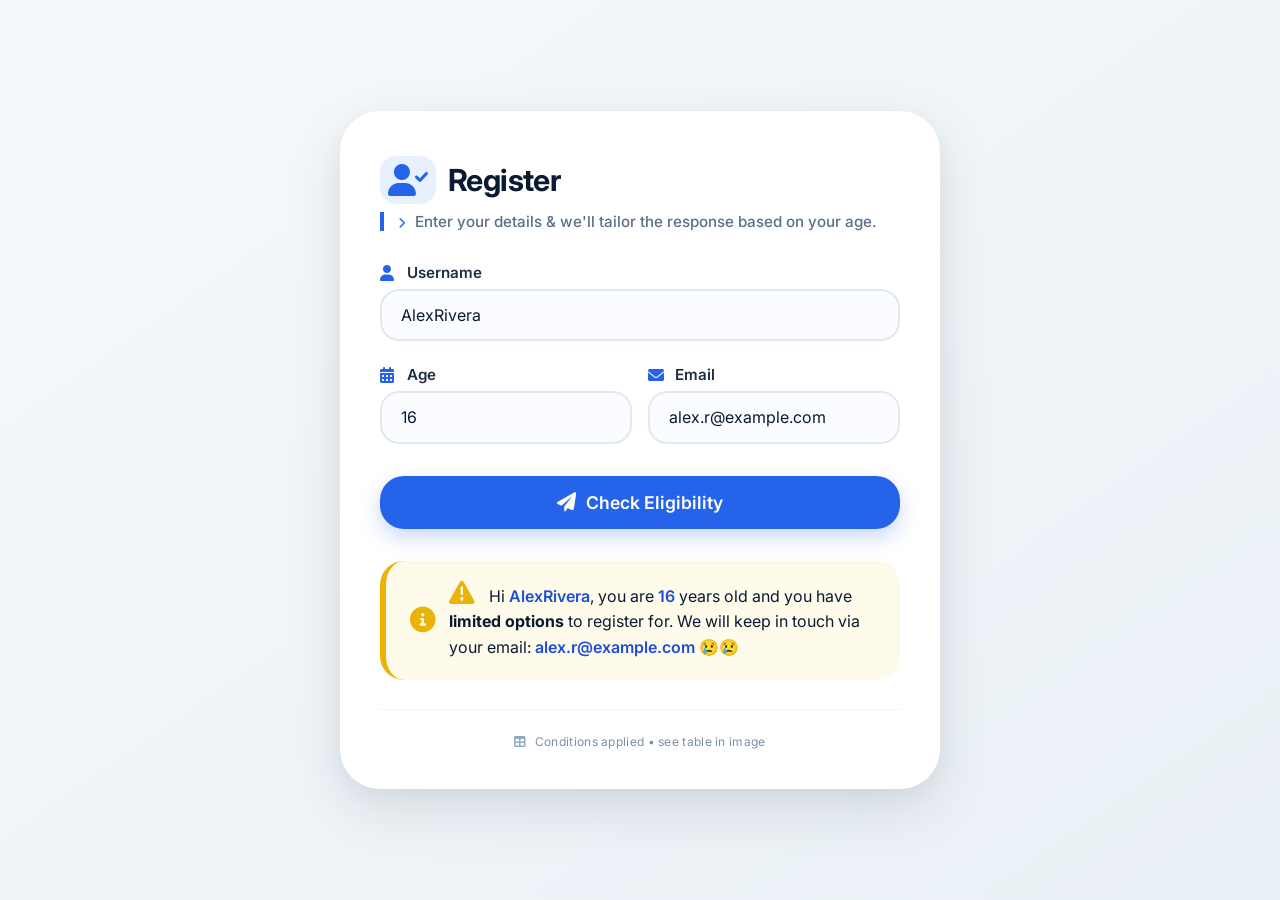
<file: index.html>
<!DOCTYPE html>
<html lang="en">
<head>
    <meta charset="UTF-8" />
    <meta name="viewport" content="width=device-width, initial-scale=1.0" />
    <title>Age-Based Registration · T4G_Hmk1</title>

    <!-- Google Font & Font Awesome (CDN) -->
    <link rel="preconnect" href="https://fonts.googleapis.com" />
    <link rel="preconnect" href="https://fonts.gstatic.com" crossorigin />
    <link href="https://fonts.googleapis.com/css2?family=Inter:opsz,wght@14..32,400;14..32,500;14..32,600;14..32,700&display=swap" rel="stylesheet" />
    <link rel="stylesheet" href="https://cdnjs.cloudflare.com/ajax/libs/font-awesome/6.0.0-beta3/css/all.min.css" />

    <!-- Custom styles - now pointing to src/ -->
    <link rel="stylesheet" href="src/style.css" />
</head>
<body>

    <div class="card">

        <!-- HEADER -->
        <div class="header">
            <i class="fas fa-user-check"></i>
            <h1>Register</h1>
        </div>
        <p class="subtitle">
            <i class="fas fa-chevron-right" style="font-size:0.7rem; margin-right:6px; color:#2563eb;"></i>
            Enter your details &amp; we'll tailor the response based on your age.
        </p>

        <!-- FORM -->
        <form id="registerForm" autocomplete="off">
            <div class="form-group">
                <label for="username">
                    <i class="fas fa-user"></i> Username
                </label>
                <input type="text" id="username" placeholder="e.g. jordan_23" required />
            </div>

            <div class="form-row">
                <div class="form-group">
                    <label for="age">
                        <i class="fas fa-calendar-alt"></i> Age
                    </label>
                    <input type="number" id="age" placeholder="e.g. 16" min="1" max="120" required />
                </div>

                <div class="form-group">
                    <label for="email">
                        <i class="fas fa-envelope"></i> Email
                    </label>
                    <input type="email" id="email" placeholder="you@example.com" required />
                </div>
            </div>

            <button type="submit" class="btn-submit">
                <i class="fas fa-paper-plane"></i> Check Eligibility
            </button>
        </form>

        <!-- ALERT OUTPUT -->
        <div id="alertBox" class="alert-box info">
            <i class="fas fa-info-circle"></i>
            <div class="msg">
                <span id="alertMessage">
                    <i class="fas fa-hand-point-right" style="color:#2563eb; margin-right:6px;"></i>
                    Fill in the form and click <strong>Check Eligibility</strong>
                </span>
            </div>
        </div>

        <!-- FOOTER HINT -->
        <div class="hint">
            <i class="fas fa-table"></i> Conditions applied &bull; see table in image
        </div>
    </div>

    <!-- JavaScript - now pointing to src/ -->
    <script src="src/script.js" defer></script>
</body>
</html>
</file>
<file: src/style.css>
/* ---------- Reset & Base ---------- */
* {
    margin: 0;
    padding: 0;
    box-sizing: border-box;
}

body {
    font-family: 'Inter', sans-serif;
    min-height: 100vh;
    display: flex;
    align-items: center;
    justify-content: center;
    background: linear-gradient(145deg, #f6f9fc 0%, #e9f0f5 100%);
    padding: 1.5rem;
}

/* ---------- Card Container ---------- */
.card {
    max-width: 600px;
    width: 100%;
    background: #ffffff;
    border-radius: 2.5rem;
    padding: 2.8rem 2.5rem 2.5rem;
    box-shadow:
        0 20px 60px rgba(0, 20, 40, 0.10),
        0 8px 24px rgba(0, 0, 0, 0.04);
    transition: transform 0.25s ease;
}

.card:hover {
    transform: translateY(-4px);
}

/* ---------- Header ---------- */
.header {
    display: flex;
    align-items: center;
    gap: 0.75rem;
    margin-bottom: 0.5rem;
}

.header i {
    font-size: 2rem;
    color: #2563eb;
    background: #e8f0fe;
    padding: 0.5rem;
    border-radius: 1rem;
}

.header h1 {
    font-size: 1.9rem;
    font-weight: 700;
    letter-spacing: -0.02em;
    color: #0b1a33;
}

.subtitle {
    color: #5b6f87;
    font-size: 0.95rem;
    font-weight: 500;
    margin-bottom: 2rem;
    padding-left: 0.25rem;
    border-left: 4px solid #2563eb;
    padding-left: 0.9rem;
}

/* ---------- Form ---------- */
.form-group {
    margin-bottom: 1.5rem;
}

.form-group label {
    display: flex;
    align-items: center;
    gap: 0.5rem;
    font-weight: 600;
    font-size: 0.95rem;
    color: #1e2f44;
    margin-bottom: 0.4rem;
}

.form-group label i {
    color: #2563eb;
    width: 1.2rem;
    font-size: 1rem;
}

.form-group input {
    width: 100%;
    padding: 0.9rem 1.2rem;
    font-size: 1rem;
    font-family: 'Inter', sans-serif;
    border: 2px solid #e2e8f0;
    border-radius: 1.2rem;
    background: #fafcff;
    transition: border 0.2s, box-shadow 0.2s;
    outline: none;
    color: #0b1a33;
}

.form-group input:focus {
    border-color: #2563eb;
    box-shadow: 0 0 0 4px rgba(37, 99, 235, 0.12);
    background: #ffffff;
}

.form-group input::placeholder {
    color: #a0b3cc;
    font-weight: 400;
}

.form-row {
    display: grid;
    grid-template-columns: 1fr 1fr;
    gap: 1rem;
}

/* ---------- Button ---------- */
.btn-submit {
    width: 100%;
    padding: 1rem;
    font-size: 1.1rem;
    font-weight: 600;
    font-family: 'Inter', sans-serif;
    background: #2563eb;
    color: #fff;
    border: none;
    border-radius: 1.5rem;
    cursor: pointer;
    display: flex;
    align-items: center;
    justify-content: center;
    gap: 0.6rem;
    transition: background 0.2s, transform 0.15s, box-shadow 0.2s;
    margin-top: 0.5rem;
    box-shadow: 0 8px 20px rgba(37, 99, 235, 0.25);
}

.btn-submit:hover {
    background: #1d4ed8;
    transform: scale(1.01);
    box-shadow: 0 10px 28px rgba(37, 99, 235, 0.30);
}

.btn-submit:active {
    transform: scale(0.97);
}

.btn-submit i {
    font-size: 1.2rem;
}

/* ---------- Alert Output ---------- */
.alert-box {
    margin-top: 2rem;
    padding: 1.2rem 1.5rem;
    border-radius: 1.5rem;
    background: #f8faff;
    border-left: 6px solid #2563eb;
    min-height: 4.5rem;
    display: flex;
    align-items: center;
    gap: 0.8rem;
    font-size: 1rem;
    line-height: 1.6;
    color: #0b1a33;
    transition: all 0.3s ease;
    box-shadow: inset 0 1px 4px rgba(0, 0, 0, 0.02);
}

.alert-box i {
    font-size: 1.6rem;
    flex-shrink: 0;
    color: #2563eb;
}

.alert-box .msg {
    flex: 1;
}

.alert-box .msg .highlight {
    font-weight: 600;
    color: #1d4ed8;
}

/* variant states */
.alert-box.info {
    border-left-color: #2563eb;
    background: #f0f7ff;
}
.alert-box.warning {
    border-left-color: #eab308;
    background: #fffbeb;
}
.alert-box.danger {
    border-left-color: #dc2626;
    background: #fef2f2;
}
.alert-box.success {
    border-left-color: #16a34a;
    background: #f0fdf4;
}

.alert-box.danger i {
    color: #dc2626;
}
.alert-box.warning i {
    color: #eab308;
}
.alert-box.success i {
    color: #16a34a;
}

.alert-box .emoji {
    font-size: 1.5rem;
}

/* ---------- Table hint (mini) ---------- */
.hint {
    margin-top: 1.8rem;
    font-size: 0.75rem;
    color: #7a8fa8;
    text-align: center;
    border-top: 1px solid #eef3f8;
    padding-top: 1.5rem;
    letter-spacing: 0.3px;
}

.hint i {
    margin-right: 0.3rem;
    color: #94a9c2;
}

/* ---------- Responsive ---------- */
@media (max-width: 480px) {
    .card {
        padding: 1.8rem 1.2rem 1.8rem;
        border-radius: 1.8rem;
    }

    .form-row {
        grid-template-columns: 1fr;
        gap: 0;
    }

    .header h1 {
        font-size: 1.5rem;
    }

    .alert-box {
        flex-direction: column;
        align-items: flex-start;
        gap: 0.4rem;
        padding: 1rem 1.2rem;
    }

    .alert-box i {
        font-size: 1.4rem;
    }
}
</file>
